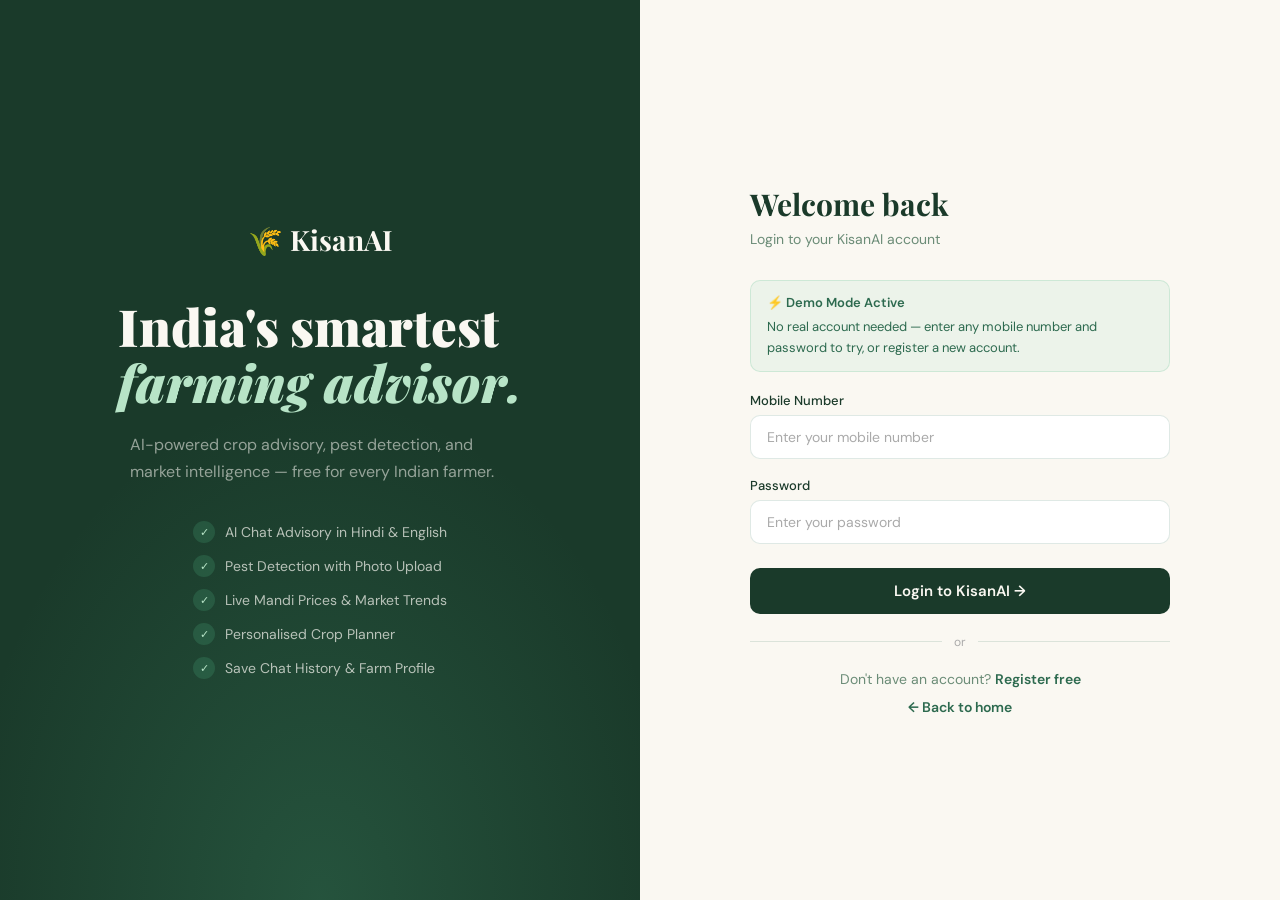
<file: KisanAI_LATEST/KisanAI/templates/login.html>
<!DOCTYPE html>
<html lang="en">
<head>
<meta charset="UTF-8"><meta name="viewport" content="width=device-width,initial-scale=1.0">
<title>Login — KisanAI</title>
<link href="https://fonts.googleapis.com/css2?family=Playfair+Display:wght@700;900&family=DM+Sans:wght@400;500;600&display=swap" rel="stylesheet">
<style>
:root{--g2:#1a3a2a;--g3:#2d6a4f;--g4:#52b788;--g5:#b7e4c7;--cr:#faf8f2;--mu:#6b8c77;--br:rgba(45,106,79,0.15);--fd:'Playfair Display',serif;--fb:'DM Sans',sans-serif}
*{box-sizing:border-box;margin:0;padding:0}
body{font-family:var(--fb);background:var(--cr);min-height:100vh;display:grid;grid-template-columns:1fr 1fr}
.left{background:var(--g2);display:flex;flex-direction:column;align-items:center;justify-content:center;padding:60px;position:relative;overflow:hidden}
.left::before{content:'';position:absolute;inset:0;background:radial-gradient(ellipse 80% 80% at 50% 100%,rgba(82,183,136,.2) 0%,transparent 70%)}
.left-logo{font-family:var(--fd);font-size:28px;font-weight:700;color:var(--cr);margin-bottom:40px;display:flex;align-items:center;gap:10px;position:relative}
.left-tagline{font-family:var(--fd);font-size:clamp(32px,4vw,52px);font-weight:900;color:var(--cr);line-height:1.1;margin-bottom:20px;position:relative}
.left-tagline em{font-style:italic;color:var(--g5)}
.left-sub{font-size:16px;color:rgba(250,248,242,.55);line-height:1.7;max-width:380px;position:relative}
.left-feats{display:flex;flex-direction:column;gap:12px;margin-top:36px;position:relative}
.feat-row{display:flex;align-items:center;gap:10px;color:rgba(250,248,242,.7);font-size:14px}
.feat-row::before{content:'✓';width:22px;height:22px;background:rgba(82,183,136,.2);border-radius:50%;display:flex;align-items:center;justify-content:center;font-size:11px;color:var(--g5);flex-shrink:0}
.right{display:flex;align-items:center;justify-content:center;padding:40px}
.form-box{width:100%;max-width:420px}
.form-box h2{font-family:var(--fd);font-size:30px;font-weight:700;color:var(--g2);margin-bottom:6px}
.form-box p{font-size:14px;color:var(--mu);margin-bottom:32px}
.fgroup{margin-bottom:18px}
.fgroup label{display:block;font-size:13px;font-weight:500;color:var(--g2);margin-bottom:6px}
.fgroup input{width:100%;padding:12px 16px;border:1.5px solid var(--br);border-radius:10px;font-family:var(--fb);font-size:14px;color:var(--g2);background:#fff;outline:none;transition:border .2s}
.fgroup input:focus{border-color:var(--g3)}
.fgroup input::placeholder{color:#aaa}
.err-msg{font-size:12px;color:#c0392b;margin-top:5px;display:none}
.submit-btn{width:100%;padding:13px;background:var(--g2);color:var(--cr);font-family:var(--fb);font-size:15px;font-weight:600;border:none;border-radius:10px;cursor:pointer;transition:all .2s;margin-top:6px}
.submit-btn:hover{background:var(--g3)}
.submit-btn:disabled{opacity:.6;cursor:not-allowed}
.divider{display:flex;align-items:center;gap:12px;margin:20px 0;color:#aaa;font-size:12px}
.divider::before,.divider::after{content:'';flex:1;height:1px;background:var(--br)}
.alt-link{text-align:center;font-size:14px;color:var(--mu)}
.alt-link a{color:var(--g3);font-weight:600;text-decoration:none}
.alt-link a:hover{text-decoration:underline}
.toast{position:fixed;bottom:24px;right:24px;background:var(--g2);color:var(--cr);padding:12px 20px;border-radius:12px;font-size:13px;font-weight:500;border:1px solid rgba(82,183,136,.3);transform:translateY(60px);opacity:0;transition:all .3s;max-width:280px}
.toast.show{transform:translateY(0);opacity:1}
.demo-note{background:rgba(82,183,136,.08);border:1px solid rgba(82,183,136,.2);border-radius:10px;padding:12px 16px;margin-bottom:20px;font-size:13px;color:var(--g3);line-height:1.6}
.demo-note strong{display:block;margin-bottom:3px;font-weight:600}
@media(max-width:768px){body{grid-template-columns:1fr}.left{display:none}}
</style>
</head>
<body>
<div class="left">
  <div class="left-logo">🌾 KisanAI</div>
  <h1 class="left-tagline">India's smartest<br><em>farming advisor.</em></h1>
  <p class="left-sub">AI-powered crop advisory, pest detection, and market intelligence — free for every Indian farmer.</p>
  <div class="left-feats">
    <div class="feat-row">AI Chat Advisory in Hindi & English</div>
    <div class="feat-row">Pest Detection with Photo Upload</div>
    <div class="feat-row">Live Mandi Prices & Market Trends</div>
    <div class="feat-row">Personalised Crop Planner</div>
    <div class="feat-row">Save Chat History & Farm Profile</div>
  </div>
</div>
<div class="right">
  <div class="form-box">
    <h2>Welcome back</h2>
    <p>Login to your KisanAI account</p>
    <div class="demo-note">
      <strong>⚡ Demo Mode Active</strong>
      No real account needed — enter any mobile number and password to try, or register a new account.
    </div>
    <div class="fgroup">
      <label>Mobile Number</label>
      <input type="tel" id="mobile" placeholder="Enter your mobile number" maxlength="10">
      <div class="err-msg" id="mobileErr">Enter a valid 10-digit mobile number</div>
    </div>
    <div class="fgroup">
      <label>Password</label>
      <input type="password" id="password" placeholder="Enter your password" onkeydown="if(event.key==='Enter')doLogin()">
      <div class="err-msg" id="passErr">Password is required</div>
    </div>
    <button class="submit-btn" id="loginBtn" onclick="doLogin()">Login to KisanAI →</button>
    <div class="divider">or</div>
    <div class="alt-link">Don't have an account? <a href="/register">Register free</a></div>
    <div class="alt-link" style="margin-top:10px"><a href="/">← Back to home</a></div>
  </div>
</div>
<div class="toast" id="toast"></div>
<script>
async function doLogin() {
  const mobile = document.getElementById('mobile').value.trim();
  const password = document.getElementById('password').value;
  const btn = document.getElementById('loginBtn');
  if (!mobile) { document.getElementById('mobileErr').style.display='block'; return; }
  document.getElementById('mobileErr').style.display='none';
  if (!password) { document.getElementById('passErr').style.display='block'; return; }
  document.getElementById('passErr').style.display='none';
  btn.disabled = true; btn.textContent = 'Logging in...';
  try {
    const r = await fetch('/api/auth/login', { method:'POST', headers:{'Content-Type':'application/json'},
      body: JSON.stringify({ mobile, password }) });
    const d = await r.json();
    if (d.error) { showToast('❌ ' + d.error); btn.disabled=false; btn.textContent='Login to KisanAI →'; return; }
    showToast('✅ Welcome back, ' + d.name + '!');
    setTimeout(() => window.location.href = d.redirect, 800);
  } catch { showToast('⚠️ Connection error'); btn.disabled=false; btn.textContent='Login to KisanAI →'; }
}
function showToast(msg) {
  const t = document.getElementById('toast'); t.textContent = msg; t.classList.add('show');
  setTimeout(() => t.classList.remove('show'), 3000);
}
</script>
</body>
</html>
</file>
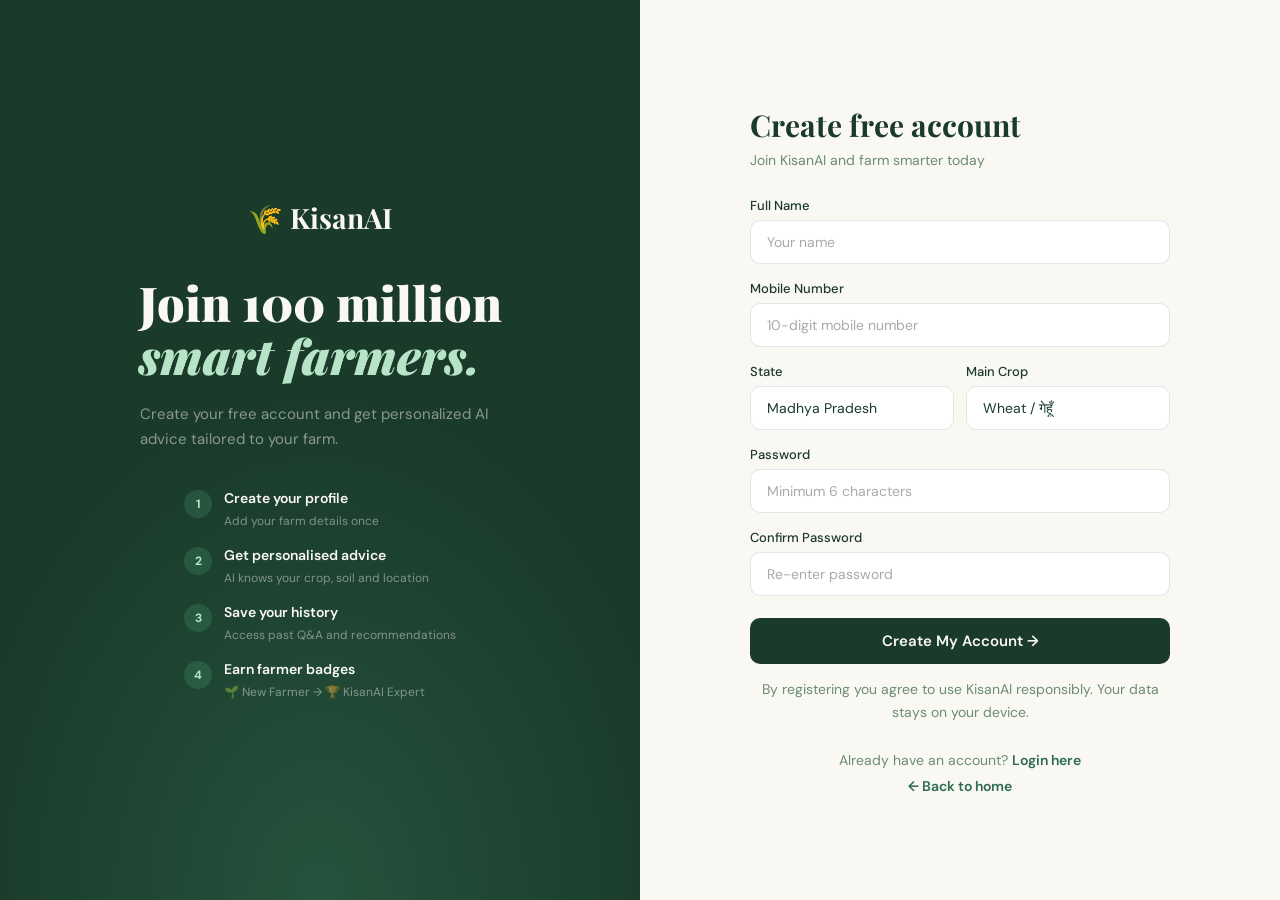
<file: KisanAI_LATEST/KisanAI/templates/register.html>
<!DOCTYPE html>
<html lang="en">
<head>
<meta charset="UTF-8"><meta name="viewport" content="width=device-width,initial-scale=1.0">
<title>Register — KisanAI</title>
<link href="https://fonts.googleapis.com/css2?family=Playfair+Display:wght@700;900&family=DM+Sans:wght@400;500;600&display=swap" rel="stylesheet">
<style>
:root{--g2:#1a3a2a;--g3:#2d6a4f;--g4:#52b788;--g5:#b7e4c7;--cr:#faf8f2;--mu:#6b8c77;--br:rgba(45,106,79,0.15);--fd:'Playfair Display',serif;--fb:'DM Sans',sans-serif}
*{box-sizing:border-box;margin:0;padding:0}
body{font-family:var(--fb);background:var(--cr);min-height:100vh;display:grid;grid-template-columns:1fr 1fr}
.left{background:var(--g2);display:flex;flex-direction:column;align-items:center;justify-content:center;padding:60px;position:relative;overflow:hidden}
.left::before{content:'';position:absolute;inset:0;background:radial-gradient(ellipse 80% 80% at 50% 100%,rgba(82,183,136,.2) 0%,transparent 70%)}
.left-logo{font-family:var(--fd);font-size:28px;font-weight:700;color:var(--cr);margin-bottom:40px;position:relative}
.left-tagline{font-family:var(--fd);font-size:clamp(30px,4vw,48px);font-weight:900;color:var(--cr);line-height:1.1;margin-bottom:20px;position:relative}
.left-tagline em{font-style:italic;color:var(--g5)}
.left-sub{font-size:15px;color:rgba(250,248,242,.5);line-height:1.7;max-width:360px;position:relative}
.steps{display:flex;flex-direction:column;gap:16px;margin-top:36px;position:relative}
.step-r{display:flex;align-items:flex-start;gap:12px}
.step-num{width:28px;height:28px;background:rgba(82,183,136,.2);border-radius:50%;display:flex;align-items:center;justify-content:center;font-size:12px;font-weight:700;color:var(--g5);flex-shrink:0;margin-top:1px}
.step-text strong{display:block;font-size:14px;font-weight:600;color:var(--cr);margin-bottom:2px}
.step-text span{font-size:12px;color:rgba(250,248,242,.45)}
.right{display:flex;align-items:center;justify-content:center;padding:40px;overflow-y:auto}
.form-box{width:100%;max-width:420px}
.form-box h2{font-family:var(--fd);font-size:30px;font-weight:700;color:var(--g2);margin-bottom:6px}
.form-box p{font-size:14px;color:var(--mu);margin-bottom:28px}
.fgroup{margin-bottom:16px}
.fgroup label{display:block;font-size:13px;font-weight:500;color:var(--g2);margin-bottom:6px}
.fgroup input,.fgroup select{width:100%;padding:12px 16px;border:1.5px solid var(--br);border-radius:10px;font-family:var(--fb);font-size:14px;color:var(--g2);background:#fff;outline:none;transition:border .2s;-webkit-appearance:none}
.fgroup input:focus,.fgroup select:focus{border-color:var(--g3)}
.fgroup input::placeholder{color:#aaa}
.grid-2{display:grid;grid-template-columns:1fr 1fr;gap:12px}
.err-msg{font-size:12px;color:#c0392b;margin-top:4px;display:none}
.submit-btn{width:100%;padding:13px;background:var(--g2);color:var(--cr);font-family:var(--fb);font-size:15px;font-weight:600;border:none;border-radius:10px;cursor:pointer;transition:all .2s;margin-top:6px}
.submit-btn:hover{background:var(--g3)}
.submit-btn:disabled{opacity:.6;cursor:not-allowed}
.terms{font-size:12px;color:var(--mu);text-align:center;margin-top:14px;line-height:1.6}
.alt-link{text-align:center;font-size:14px;color:var(--mu);margin-top:16px}
.alt-link a{color:var(--g3);font-weight:600;text-decoration:none}
.toast{position:fixed;bottom:24px;right:24px;background:var(--g2);color:var(--cr);padding:12px 20px;border-radius:12px;font-size:13px;font-weight:500;border:1px solid rgba(82,183,136,.3);transform:translateY(60px);opacity:0;transition:all .3s;max-width:280px}
.toast.show{transform:translateY(0);opacity:1}
@media(max-width:768px){body{grid-template-columns:1fr}.left{display:none}}
</style>
</head>
<body>
<div class="left">
  <div class="left-logo">🌾 KisanAI</div>
  <h1 class="left-tagline">Join 100 million<br><em>smart farmers.</em></h1>
  <p class="left-sub">Create your free account and get personalized AI advice tailored to your farm.</p>
  <div class="steps">
    <div class="step-r"><div class="step-num">1</div><div class="step-text"><strong>Create your profile</strong><span>Add your farm details once</span></div></div>
    <div class="step-r"><div class="step-num">2</div><div class="step-text"><strong>Get personalised advice</strong><span>AI knows your crop, soil and location</span></div></div>
    <div class="step-r"><div class="step-num">3</div><div class="step-text"><strong>Save your history</strong><span>Access past Q&A and recommendations</span></div></div>
    <div class="step-r"><div class="step-num">4</div><div class="step-text"><strong>Earn farmer badges</strong><span>🌱 New Farmer → 🏆 KisanAI Expert</span></div></div>
  </div>
</div>
<div class="right">
  <div class="form-box">
    <h2>Create free account</h2>
    <p>Join KisanAI and farm smarter today</p>
    <div class="fgroup">
      <label>Full Name</label>
      <input type="text" id="name" placeholder="Your name">
    </div>
    <div class="fgroup">
      <label>Mobile Number</label>
      <input type="tel" id="mobile" placeholder="10-digit mobile number" maxlength="10">
    </div>
    <div class="grid-2">
      <div class="fgroup">
        <label>State</label>
        <select id="state">
          <option value="MP">Madhya Pradesh</option><option value="UP">Uttar Pradesh</option>
          <option value="MH">Maharashtra</option><option value="PB">Punjab</option>
          <option value="RJ">Rajasthan</option><option value="GJ">Gujarat</option>
          <option value="HR">Haryana</option><option value="AP">Andhra Pradesh</option>
        </select>
      </div>
      <div class="fgroup">
        <label>Main Crop</label>
        <select id="crop">
          <option value="wheat">Wheat / गेहूँ</option><option value="rice">Rice / धान</option>
          <option value="cotton">Cotton / कपास</option><option value="soybean">Soybean / सोयाबीन</option>
          <option value="maize">Maize / मक्का</option><option value="mustard">Mustard / सरसों</option>
        </select>
      </div>
    </div>
    <div class="fgroup">
      <label>Password</label>
      <input type="password" id="password" placeholder="Minimum 6 characters">
      <div class="err-msg" id="passErr">Password must be at least 6 characters</div>
    </div>
    <div class="fgroup">
      <label>Confirm Password</label>
      <input type="password" id="confirm" placeholder="Re-enter password" onkeydown="if(event.key==='Enter')doRegister()">
      <div class="err-msg" id="confirmErr">Passwords do not match</div>
    </div>
    <button class="submit-btn" id="regBtn" onclick="doRegister()">Create My Account →</button>
    <p class="terms">By registering you agree to use KisanAI responsibly. Your data stays on your device.</p>
    <div class="alt-link">Already have an account? <a href="/login">Login here</a></div>
    <div class="alt-link" style="margin-top:8px"><a href="/">← Back to home</a></div>
  </div>
</div>
<div class="toast" id="toast"></div>
<script>
async function doRegister() {
  const name = document.getElementById('name').value.trim();
  const mobile = document.getElementById('mobile').value.trim();
  const state = document.getElementById('state').value;
  const crop = document.getElementById('crop').value;
  const password = document.getElementById('password').value;
  const confirm = document.getElementById('confirm').value;
  if (!name || !mobile || !password) { showToast('⚠️ Please fill all fields'); return; }
  if (password.length < 6) { document.getElementById('passErr').style.display='block'; return; }
  document.getElementById('passErr').style.display='none';
  if (password !== confirm) { document.getElementById('confirmErr').style.display='block'; return; }
  document.getElementById('confirmErr').style.display='none';
  const btn = document.getElementById('regBtn');
  btn.disabled = true; btn.textContent = 'Creating account...';
  try {
    const r = await fetch('/api/auth/register', { method:'POST', headers:{'Content-Type':'application/json'},
      body: JSON.stringify({ name, mobile, password, state, crop }) });
    const d = await r.json();
    if (d.error) { showToast('❌ ' + d.error); btn.disabled=false; btn.textContent='Create My Account →'; return; }
    showToast('🎉 Welcome to KisanAI, ' + d.name + '!');
    setTimeout(() => window.location.href = d.redirect, 900);
  } catch { showToast('⚠️ Connection error'); btn.disabled=false; btn.textContent='Create My Account →'; }
}
function showToast(msg) {
  const t = document.getElementById('toast'); t.textContent = msg; t.classList.add('show');
  setTimeout(() => t.classList.remove('show'), 3200);
}
</script>
</body>
</html>
</file>
